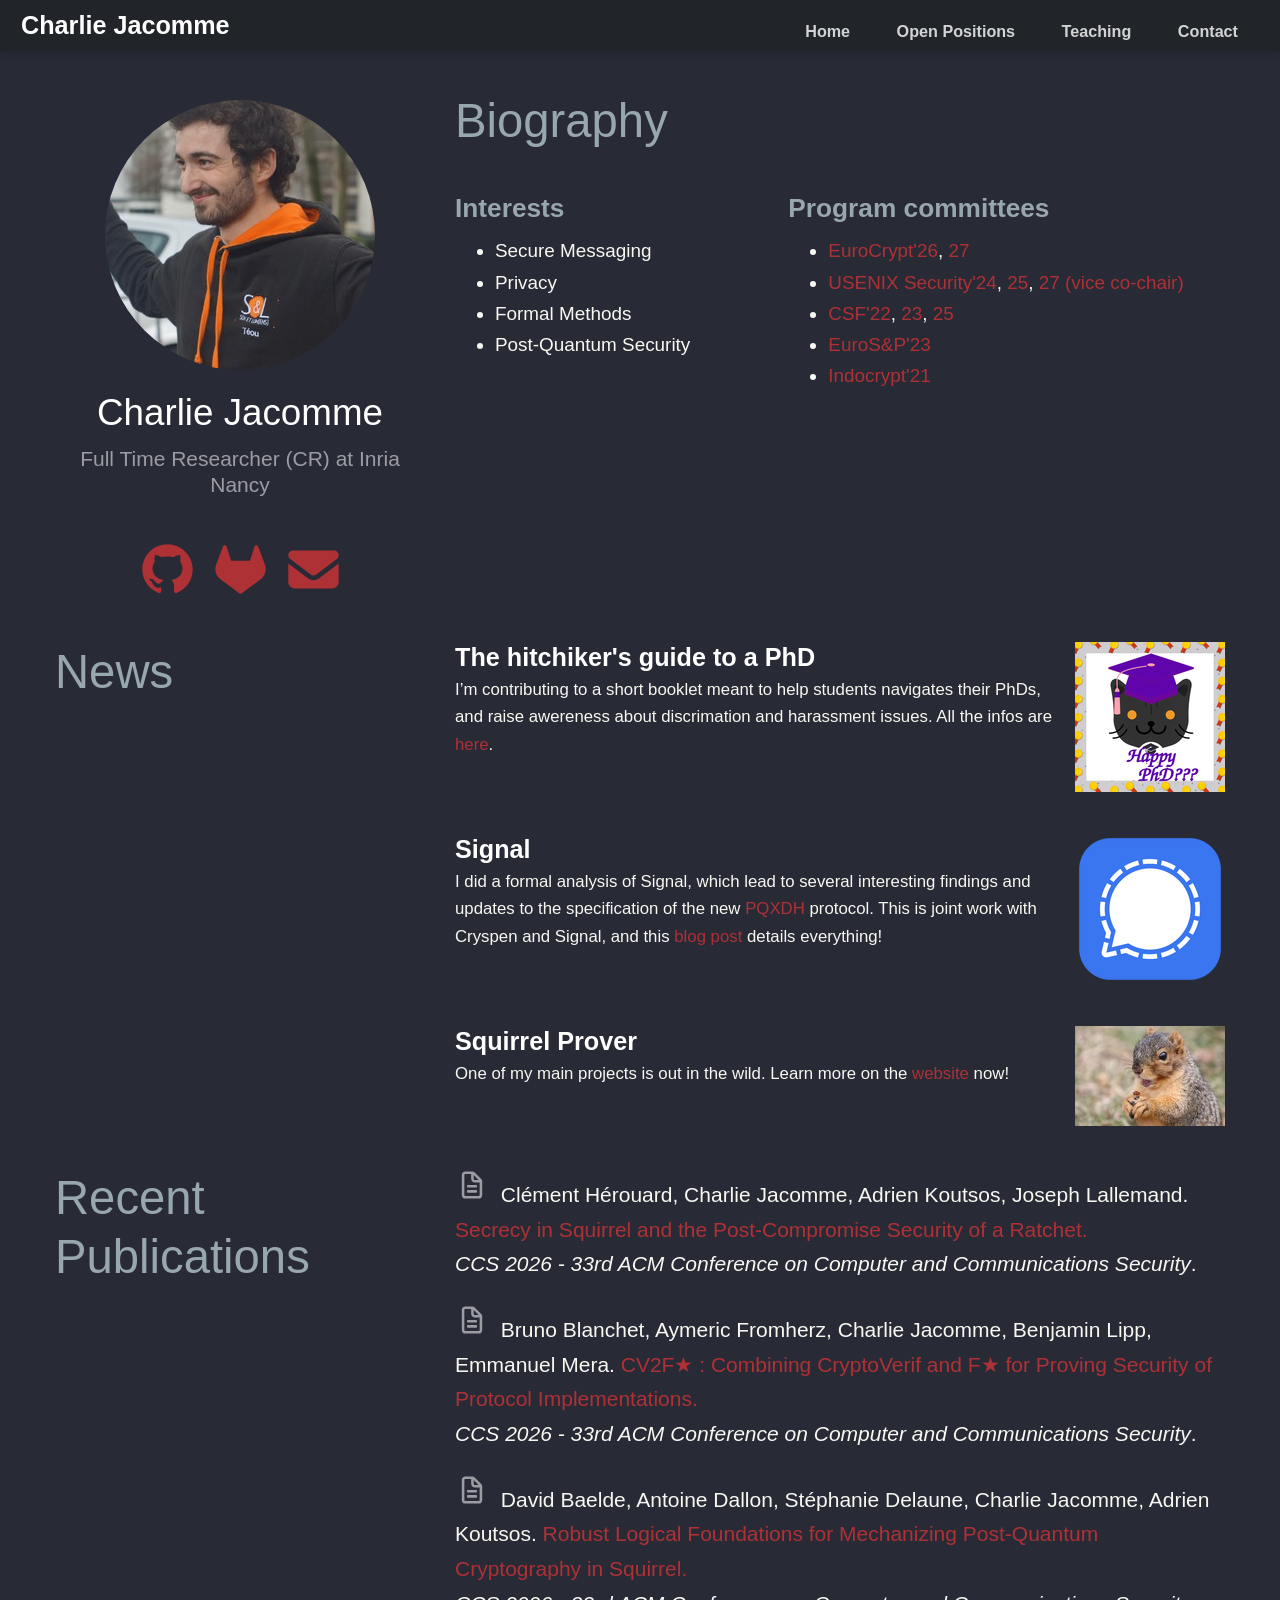
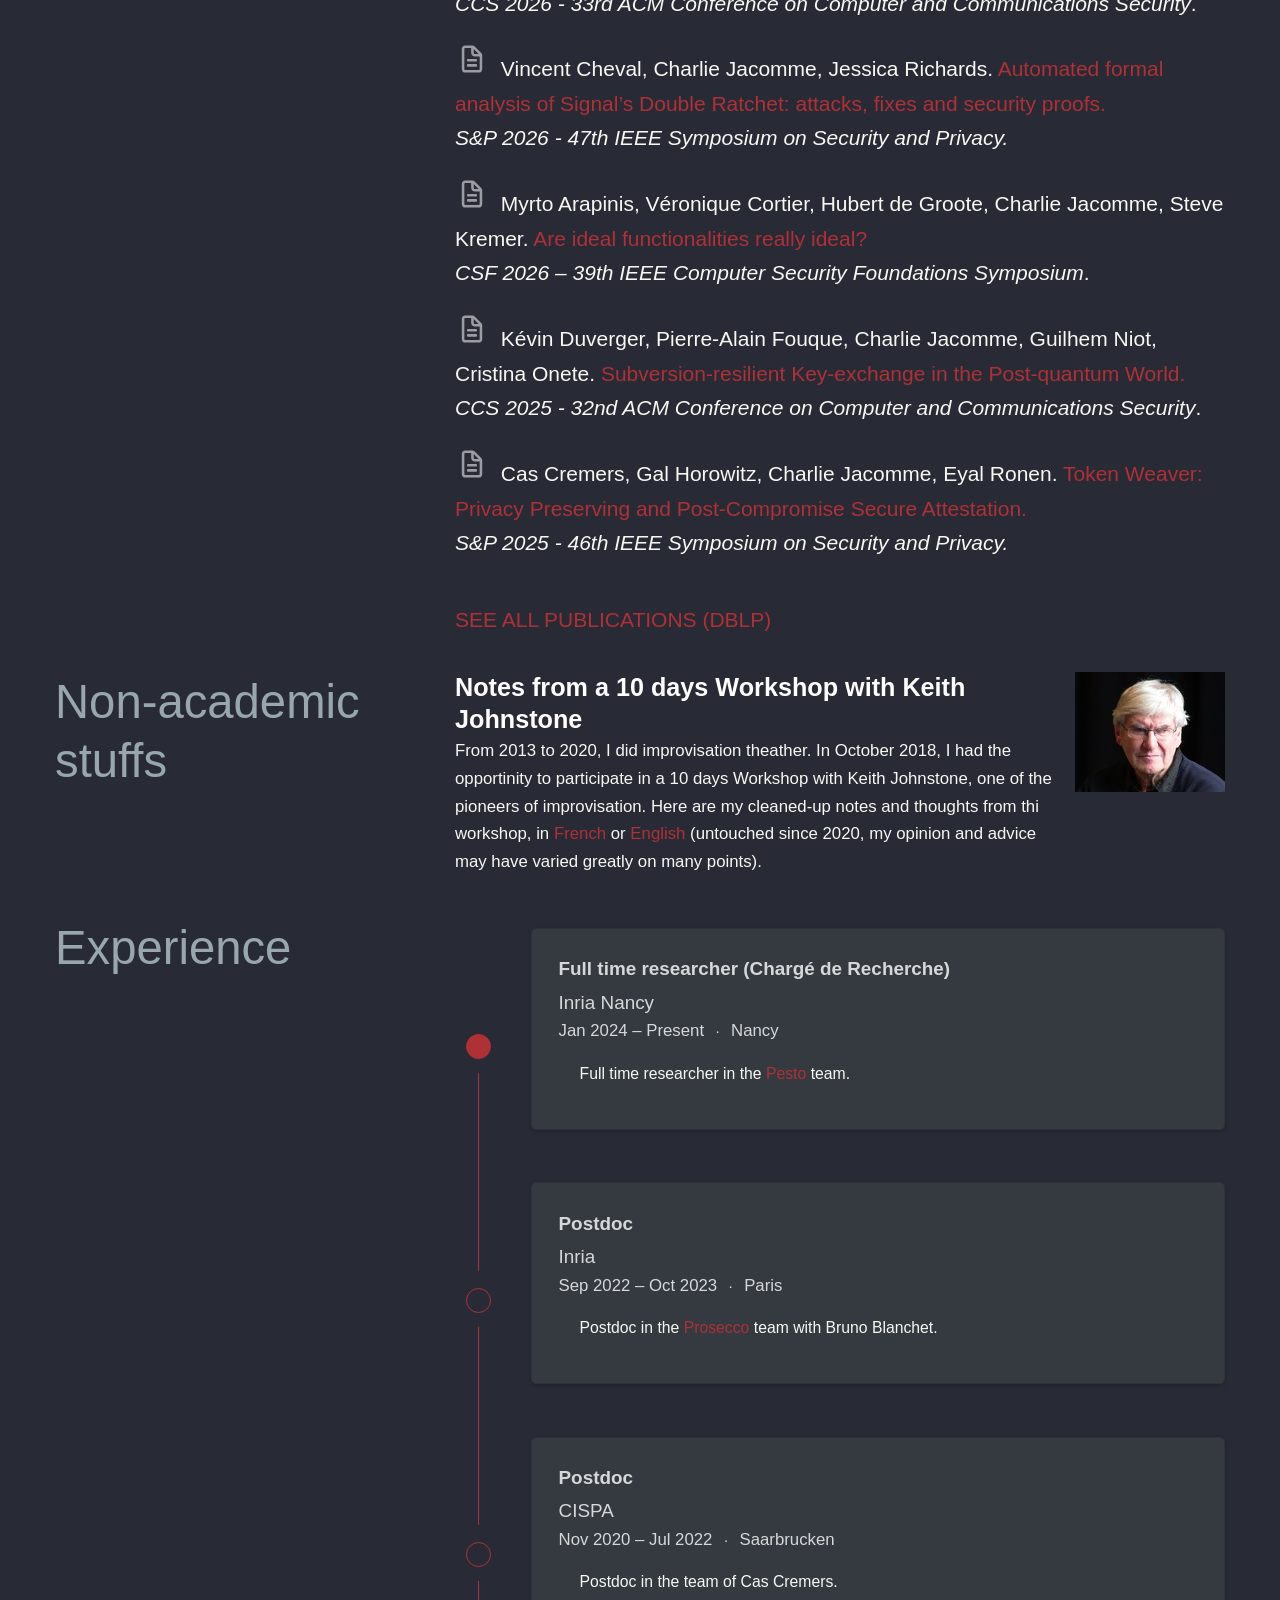
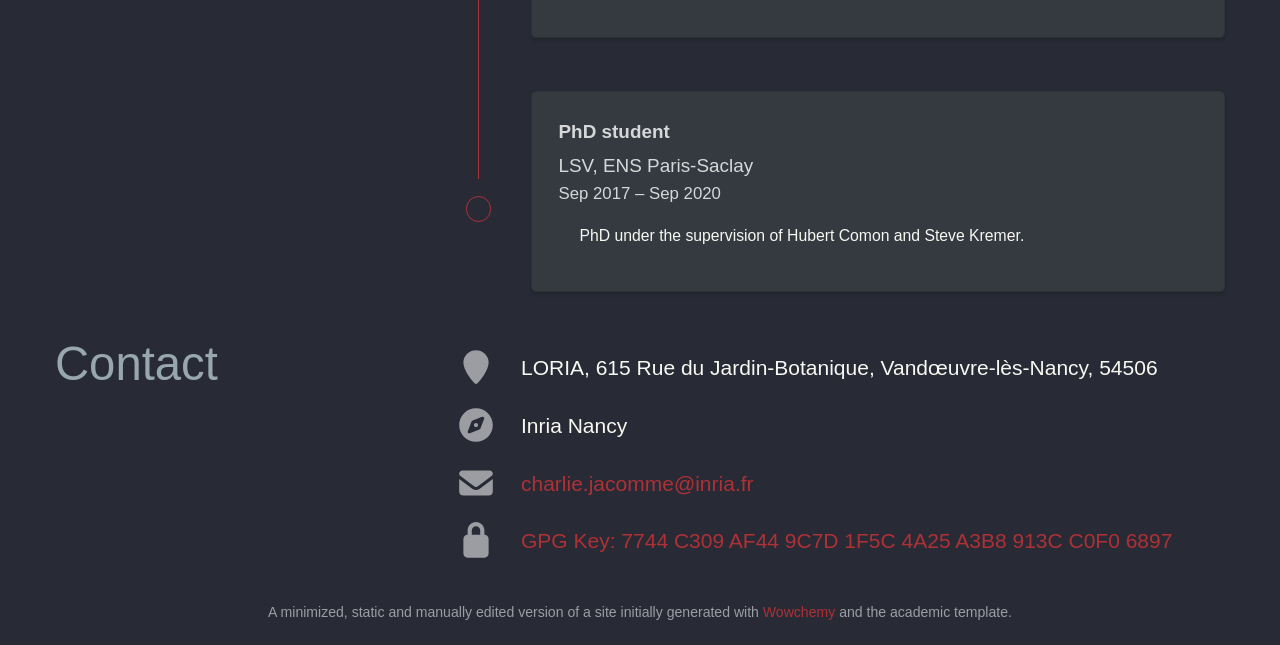
<file: index.html>
<!DOCTYPE html>
<html lang="en-us"><head>
<meta http-equiv="content-type" content="text/html; charset=UTF-8">
<meta charset="utf-8">
<meta name="viewport" content="width=device-width,initial-scale=1">
<meta http-equiv="x-ua-compatible" content="IE=edge">
<meta name="author" content="Charlie Jacomme">
<meta name="description" content="Full Time Researcher (CR) at Inria Nancy">
<link rel="alternate" hreflang="en-us" href="https://charlie.jacomme.fr/">
<meta name="theme-color" content="rgb(174,49,54)">

<link rel="stylesheet" href="min.css">




<link rel="canonical" href="https://charlie.jacomme.fr/">


<title>Charlie Jacomme</title>
<body id="top" data-spy="scroll" data-offset="70" data-target="#navbar-main" class="dark">

<nav class="navbar navbar-expand-lg navbar-light compensate-for-scrollbar" id="navbar-main">


<div class="navbar-brand-mobile-wrapper">
<a class="navbar-brand" href="https://charlie.jacomme.fr/">Charlie Jacomme</a>
</div>

<div class="main-menu-item" id="navbar-content">

<a class="nav-link active" href="index.html#about" data-target="#about">Home</a>

<a class="nav-link" href="positions.html">Open Positions</a>

<a class="nav-link" href="teaching.html">Teaching</a>

<a class="nav-link active" href="index.html#contact" data-target="#contact">Contact</a>


</div>
</nav>

<span class="js-widget-page d-none"></span>
<section id="about" class="home-section wg-about">
<div class="container">
<div class="row">
<div class="col-12 col-lg-4">
<div id="profile">
<img class="avatar avatar-circle" src="pics/avatar.jpg" alt="Charlie Jacomme">
<div class="portrait-title">
<h2>Charlie Jacomme</h2>
<h3>Full Time Researcher (CR) at Inria Nancy</h3>
</div>
<ul class="network-icon" aria-hidden="true">
<li>
  <a href="https://github.com/charlie-j/" target="_blank" rel="noopener">
    <i class="big-icon">
   <svg   viewBox="0 0 640 640" height="3em" aria-hidden="true">
    <!--!Font Awesome Free v7.3.1 by @fontawesome - https://fontawesome.com License - https://fontawesome.com/license/free Copyright 2026 Fonticons, Inc.--><path d="M280.5 426.5C214.5 418.5 168 371 168 309.5C168 284.5 177 257.5 192 239.5C185.5 223 186.5 188 194 173.5C214 171 241 181.5 257 196C276 190 296 187 320.5 187C345 187 365 190 383 195.5C398.5 181.5 426 171 446 173.5C453 187 454 222 447.5 239C463.5 258 472 283.5 472 309.5C472 371 425.5 417.5 358.5 426C375.5 437 387 461 387 488.5L387 540.5C387 555.5 399.5 564 414.5 558C505 523.5 576 433 576 321C576 179.5 461 64 319.5 64C178 64 64 179.5 64 321C64 432 134.5 524 229.5 558.5C243 563.5 256 554.5 256 541L256 501C249 504 240 506 232 506C199 506 179.5 488 165.5 454.5C160 441 154 433 142.5 431.5C136.5 431 134.5 428.5 134.5 425.5C134.5 419.5 144.5 415 154.5 415C169 415 181.5 424 194.5 442.5C204.5 457 215 463.5 227.5 463.5C240 463.5 248 459 259.5 447.5C268 439 274.5 431.5 280.5 426.5z"/></svg>
    </i> 
</a>
</li>
<li>
<a href="https://gitlab.inria.fr/cjacomme" target="_blank" rel="noopener">
 <i class="big-icon">
   <svg   viewBox="0 0 640 640"  height="3em" aria-hidden="true">
   <!--!Font Awesome Free v7.3.1 by @fontawesome - https://fontawesome.com License - https://fontawesome.com/license/free Copyright 2026 Fonticons, Inc.--><path d="M568 268.6L567.3 266.8L497.6 85C496.2 81.4 493.7 78.4 490.4 76.4C488 74.8 485.3 73.9 482.4 73.6C479.5 73.3 476.7 73.7 474 74.7C471.3 75.7 468.9 77.4 466.9 79.5C465 81.6 463.6 84.2 462.8 86.9L415.8 230.9L225.3 230.9L178.2 86.9C177.4 84.1 176 81.6 174.1 79.5C172.1 77.4 169.7 75.8 167 74.7C164.4 73.7 161.5 73.3 158.6 73.6C155.7 73.9 153 74.8 150.6 76.4C147.4 78.4 144.8 81.5 143.4 85L73.8 266.8L73 268.6C63 294.8 61.7 323.6 69.5 350.6C77.2 377.5 93.5 401.3 115.9 418.2L116.2 418.4L116.8 418.8L222.8 498.3C261.3 527.4 289.5 548.6 307.4 562.2C311.1 564.1 315.7 566.5 320.4 566.5C325.1 566.5 329.7 564.1 333.4 562.2C351.3 548.7 379.5 527.3 418 498.3L524.7 418.4L525 418.1C547.4 401.2 563.7 377.5 570.6 350.6C579.2 323.6 578 294.8 568 268.6z"/></svg>
    </i> 
</a>
</li>
<li>
<a href="mailto:charlie.jacomme@inria.fr">
 <i class="big-icon">
   <svg   viewBox="0 0 640 640"  height="3em" aria-hidden="true"><!--!Font Awesome Free v7.3.1 by @fontawesome - https://fontawesome.com License - https://fontawesome.com/license/free Copyright 2026 Fonticons, Inc.--><path id="fa-enveloppe" d="M112 128C85.5 128 64 149.5 64 176C64 191.1 71.1 205.3 83.2 214.4L291.2 370.4C308.3 383.2 331.7 383.2 348.8 370.4L556.8 214.4C568.9 205.3 576 191.1 576 176C576 149.5 554.5 128 528 128L112 128zM64 260L64 448C64 483.3 92.7 512 128 512L512 512C547.3 512 576 483.3 576 448L576 260L377.6 408.8C343.5 434.4 296.5 434.4 262.4 408.8L64 260z"/></svg>
  </i>
</a>
</li>
</ul>
</div>
</div>
<div class="col-12 col-lg-8">
<h1>Biography</h1>
<div class="row">
<div class="col-md-5">
<h3>Interests</h3>
<ul class="ul-interests">
<li>Secure Messaging</li>
<li>Privacy</li>
<li>Formal Methods</li>
<li>Post-Quantum Security</li>
</ul>
</div>
<div class="col-md-7">

<h3>Program committees</h3>
<ul class="ul-interests">
<li> <a href="https://eurocrypt.iacr.org/2026/callforpapers.php">EuroCrypt'26</a>, <a href="https://eurocrypt.iacr.org/2027/callforpapers.php">27</a> </li>
<li> <a href="https://www.usenix.org/conference/usenixsecurity24/call-for-papers">USENIX Security'24</a>, <a href="https://www.usenix.org/conference/usenixsecurity25/call-for-papers">25</a>, <a href="https://www.usenix.org/conference/usenixsecurity27/call-for-papers">27 (vice co-chair)</a> </li>
<li> <a href="https://www.ieee-security.org/TC/CSF2022/cfp.html">CSF'22</a>, <a href="https://www.ieee-security.org/TC/CSF2023/cfp.html">23</a>, <a href="https://www.ieee-security.org/TC/CSF2025/cfp.html">25</a> </li>
<li> <a href="https://www.ieee-security.org/TC/EuroSP2023/">EuroS&amp;P'23</a> </li>
<li> <a href="https://indocrypt2021.lnmiit.ac.in/committees_pc.html">Indocrypt'21</a> </li>
</ul>

</div>

</div>
</div>
<div class="row">
</div>
</div>
</div>

</section>
<section id="projects" class="home-section wg-portfolio">
<div class="container">
<div class="row">
<div class="col-12 col-lg-4 section-heading">
<h1>News</h1>
</div>
<div class="col-12 col-lg-8">
<div class="row js-layout-row">
<div class="col-12 isotope-item">
<div class="media stream-item">
<div class="media-body">
<h3 class="article-title mb-0 mt-0">
<a href="https://not-in-our-labs.github.io/" target="_blank" rel="noopener">The hitchiker's guide to a PhD</a>
</h3>
<div class="article-style">I’m contributing to a short booklet meant to help students navigates their PhDs, and raise awereness about discrimation and harassment issues. All the infos are <a href="https://not-in-our-labs.github.io/">here</a>.
</div>

<div class="stream-meta article-metadata">
</div>
<div class="btn-links">
</div>
</div>
<div class="ml-3">
<a href="https://not-in-our-labs.github.io/" target="_blank" rel="noopener">
<img src="pics/happy-phd.png" alt="The hitchiker's guide to a PhD">
</a>
</div>
</div>
</div>
<div class="col-12 isotope-item">
<div class="media stream-item">
<div class="media-body">
<h3 class="article-title mb-0 mt-0">
<a href="https://cryspen.com/post/pqxdh/" target="_blank" rel="noopener">Signal</a>
</h3>
<div class="article-style">I did a formal analysis of Signal, which lead to several interesting findings and updates to the specification of the new <a href="https://signal.org/blog/pqxdh/">PQXDH</a> protocol. This is joint work with Cryspen and Signal, and this <a href="https://cryspen.com/post/pqxdh/">blog post</a> details everything!
</div>

<div class="stream-meta article-metadata">
</div>
<div class="btn-links">
</div>
</div>
<div class="ml-3">
<a href="https://cryspen.com/post/pqxdh/" target="_blank" rel="noopener">
<img src="pics/signal.png" alt="Signal">
</a>
</div>
</div>
</div>
<div class="col-12 isotope-item">
<div class="media stream-item">
<div class="media-body">
<h3 class="article-title mb-0 mt-0">
<a href="https://squirrel-prover.github.io/" target="_blank" rel="noopener">Squirrel Prover</a>
</h3>
<div class="article-style">One of my main projects is out in the wild. Learn more on the <a href="https://squirrel-prover.github.io/">website</a> now!
</div>

<div class="stream-meta article-metadata">
</div>
<div class="btn-links">
</div>
</div>
<div class="ml-3">
<a href="https://squirrel-prover.github.io/" target="_blank" rel="noopener">
<img src="pics/squirrel.jpg" alt="Squirrel Prover">
</a>
</div>
</div>
</div>
</div>
</div>
</div>
</div>
</section>



<section id="publications" class="home-section wg-pages">
<div class="container">
<div class="row">
<div class="col-12 col-lg-4 section-heading">
<h1>Recent Publications</h1>
</div>
<svg  xmlns="http://www.w3.org/2000/svg" viewBox="0 0 640 640"  width="0" height="0"><!--!Font Awesome Free v7.3.1 by @fontawesome - https://fontawesome.com License - https://fontawesome.com/license/free Copyright 2026 Fonticons, Inc.--><path id="fa-file"
d="M192 112L304 112L304 200C304 239.8 336.2 272 376 272L464 272L464 512C464 520.8 456.8 528 448 528L192 528C183.2 528 176 520.8 176 512L176 128C176 119.2 183.2 112 192 112zM352 131.9L444.1 224L376 224C362.7 224 352 213.3 352 200L352 131.9zM192 64C156.7 64 128 92.7 128 128L128 512C128 547.3 156.7 576 192 576L448 576C483.3 576 512 547.3 512 512L512 250.5C512 233.5 505.3 217.2 493.3 205.2L370.7 82.7C358.7 70.7 342.5 64 325.5 64L192 64zM248 320C234.7 320 224 330.7 224 344C224 357.3 234.7 368 248 368L392 368C405.3 368 416 357.3 416 344C416 330.7 405.3 320 392 320L248 320zM248 416C234.7 416 224 426.7 224 440C224 453.3 234.7 464 248 464L392 464C405.3 464 416 453.3 416 440C416 426.7 405.3 416 392 416L248 416z"/></svg>

<div class="col-12 col-lg-8">



<!-- Article TEMPLATE -->

<!-- <div class="pub-list-item" style="margin-bottom:1rem"> -->
    
<!--   <i class="far pub-icon" aria-hidden="true"><svg   viewBox="0 0 640 640"  height="2em" aria-hidden="true"><use href="#fa-file"></use> </svg></i> -->

<!-- <span class="li-cite-author"> -->
<!-- . -->
<!-- </span> -->
<!-- <a href="">.</a></br> -->
<!-- <em>.</em> -->

<!-- </div> -->



<div class="pub-list-item" style="margin-bottom:1rem">
    
  <i class="far pub-icon" aria-hidden="true"><svg   viewBox="0 0 640 640"  height="2em" aria-hidden="true"><use href="#fa-file"></use> </svg></i>

<span class="li-cite-author">
Clément Hérouard, Charlie Jacomme, Adrien Koutsos, Joseph Lallemand.
</span>
<a href="https://eprint.iacr.org/2026/1912">Secrecy in Squirrel and the Post-Compromise Security of a Ratchet.</a></br>
<em>CCS 2026 - 33rd ACM Conference on Computer and Communications Security</em>.

</div>



<div class="pub-list-item" style="margin-bottom:1rem">
    
  <i class="far pub-icon" aria-hidden="true"><svg   viewBox="0 0 640 640"  height="2em" aria-hidden="true"><use href="#fa-file"></use> </svg></i>

<span class="li-cite-author">
Bruno Blanchet, Aymeric Fromherz, Charlie Jacomme, Benjamin Lipp, Emmanuel Mera.
</span>
<a href="https://hal.science/hal-05741445">CV2F★ : Combining CryptoVerif and F★ for Proving Security of Protocol Implementations.</a></br>
<em>CCS 2026 - 33rd ACM Conference on Computer and Communications Security</em>.

</div>

<div class="pub-list-item" style="margin-bottom:1rem">
    
  <i class="far pub-icon" aria-hidden="true"><svg   viewBox="0 0 640 640"  height="2em" aria-hidden="true"><use href="#fa-file"></use> </svg></i>

<span class="li-cite-author">
David Baelde, Antoine Dallon, Stéphanie Delaune, Charlie Jacomme, Adrien Koutsos.
</span>
<a href="https://inria.hal.science/hal-05595035">Robust Logical Foundations for Mechanizing Post-Quantum Cryptography in Squirrel. </a></br>
<em>CCS 2026 - 33rd ACM Conference on Computer and Communications Security</em>.

</div>

<div class="pub-list-item" style="margin-bottom:1rem">
    
  <i class="far pub-icon" aria-hidden="true"><svg   viewBox="0 0 640 640"  height="2em" aria-hidden="true"><use href="#fa-file"></use> </svg></i>

<span class="li-cite-author">
Vincent Cheval, Charlie Jacomme, Jessica Richards.
</span>
<a href="https://eprint.iacr.org/2026/727">Automated formal analysis of Signal’s Double Ratchet: attacks, fixes and security proofs.</a> </br>
<em>S&P 2026 - 47th IEEE Symposium on
Security and Privacy.</em>

</div>



  
<div class="pub-list-item" style="margin-bottom:1rem">
    
  <i class="far pub-icon" aria-hidden="true"><svg   viewBox="0 0 640 640"  height="2em" aria-hidden="true"><use href="#fa-file"></use> </svg></i>

<span class="li-cite-author">
Myrto Arapinis, Véronique Cortier, Hubert de Groote, Charlie Jacomme, Steve Kremer.
</span>
<a href="https://eprint.iacr.org/2025/2125">Are ideal functionalities really ideal?</a></br>
<em>CSF 2026 – 39th IEEE Computer Security Foundations Symposium</em>.

</div>


<div class="pub-list-item" style="margin-bottom:1rem">
    
  <i class="far pub-icon" aria-hidden="true"><svg   viewBox="0 0 640 640"  height="2em" aria-hidden="true"><use href="#fa-file"></use> </svg></i>

<span class="li-cite-author">
Kévin Duverger, Pierre-Alain Fouque, Charlie Jacomme, Guilhem Niot, Cristina Onete.
</span>
<a href="https://eprint.iacr.org/2026/019"> Subversion-resilient Key-exchange in the Post-quantum World.</a></br>
<em>CCS 2025 - 32nd ACM Conference on Computer and Communications Security</em>.

</div>

<div class="pub-list-item" style="margin-bottom:1rem">
    
  <i class="far pub-icon" aria-hidden="true"><svg   viewBox="0 0 640 640"  height="2em" aria-hidden="true"><use href="#fa-file"></use> </svg></i>

<span class="li-cite-author">
Cas Cremers, Gal Horowitz, Charlie Jacomme, Eyal Ronen.
</span>
<a href="https://eprint.iacr.org/2022/1691">Token Weaver: Privacy Preserving and Post-Compromise Secure Attestation.</a></br>
<em>S&P 2025 - 46th IEEE Symposium on Security and Privacy.</em>

</div>

<div class="see-all">
<a href="https://dblp.org/pid/195/3195.html">
See all publications (dblp)

</a>
</div>
</div>
</div>
</div>
</section>

</br>
<section id="blogposts" class="home-section wg-pages">
<div class="container">
<div class="row">
<div class="col-12 col-lg-4 section-heading">
<h1>Non-academic stuffs</h1>
</div>
<div class="col-12 col-lg-8">
<div class="media stream-item">
<div class="media-body">
<h3 class="article-title mb-0 mt-0">
<a href="">Notes from a 10 days Workshop with Keith Johnstone</a>
</h3>
<div class="article-style">
From 2013 to 2020, I did improvisation theather. In October 2018, I had the opportinity to participate in a 10 days Workshop with Keith Johnstone, one of the pioneers of improvisation. Here are my cleaned-up notes and thoughts from thi workshop, in <a href="keith/keith_vf.pdf">French</a> or <a href="keith/keith.pdf">English</a> (untouched since 2020, my opinion and advice may have varied greatly on many points). 
</div>

</div>
<div class="ml-3">
<img src="pics/keith.jpg" alt="Notes from a 10 days Workshop with Keith Johnstone">
</div>
</div>
</div>
</div>
</div>
</section>

<section id="experience" class="home-section wg-experience">
<div class="container">
<div class="row">
<div class="col-12 col-lg-4 section-heading">
<h1>Experience</h1>
</div>
<div class="col-12 col-lg-8">
<div class="row experience">
<div class="col-auto text-center flex-column d-none d-sm-flex">
<div class="row h-50">
<div class="col">&nbsp;</div>
<div class="col">&nbsp;</div>
</div>
<div class="m-2">
<span class="badge badge-pill border exp-fill">&nbsp;</span>
</div>
<div class="row h-50">
<div class="col border-right">&nbsp;</div>
<div class="col">&nbsp;</div>
</div>
</div>
<div class="col py-2">
<div class="card">
<div class="card-body">
<h4 class="card-title exp-title text-muted mt-0 mb-1">Full time researcher (Chargé de Recherche)</h4>
<h4 class="card-title exp-company text-muted my-0">Inria Nancy</h4>
<div class="text-muted exp-meta">
Jan 2024 –
Present
<span class="middot-divider"></span>
<span>Nancy</span>
</div>
<div class="card-text">Full time researcher in the <a href="https://team.inria.fr/pesto/">Pesto</a> team.</div>
</div>
</div>
</div>
</div>
<div class="row experience">
<div class="col-auto text-center flex-column d-none d-sm-flex">
<div class="row h-50">
<div class="col border-right">&nbsp;</div>
<div class="col">&nbsp;</div>
</div>
<div class="m-2">
<span class="badge badge-pill border">&nbsp;</span>
</div>
<div class="row h-50">
<div class="col border-right">&nbsp;</div>
<div class="col">&nbsp;</div>
</div>
</div>
<div class="col py-2">
<div class="card">
<div class="card-body">
<h4 class="card-title exp-title text-muted mt-0 mb-1">Postdoc</h4>
<h4 class="card-title exp-company text-muted my-0">Inria</h4>
<div class="text-muted exp-meta">
Sep 2022 –
Oct 2023
<span class="middot-divider"></span>
<span>Paris</span>
</div>
<div class="card-text">Postdoc in the <a href="https://team.inria.fr/prosecco/">Prosecco</a> team with Bruno Blanchet.</div>
</div>
</div>
</div>
</div>
<div class="row experience">
<div class="col-auto text-center flex-column d-none d-sm-flex">
<div class="row h-50">
<div class="col border-right">&nbsp;</div>
<div class="col">&nbsp;</div>
</div>
<div class="m-2">
<span class="badge badge-pill border">&nbsp;</span>
</div>
<div class="row h-50">
<div class="col border-right">&nbsp;</div>
<div class="col">&nbsp;</div>
</div>
</div>
<div class="col py-2">
<div class="card">
<div class="card-body">
<h4 class="card-title exp-title text-muted mt-0 mb-1">Postdoc</h4>
<h4 class="card-title exp-company text-muted my-0">CISPA</h4>
<div class="text-muted exp-meta">
Nov 2020 –
Jul 2022
<span class="middot-divider"></span>
<span>Saarbrucken</span>
</div>
<div class="card-text">Postdoc in the team of Cas Cremers.</div>
</div>
</div>
</div>
</div>
<div class="row experience">
<div class="col-auto text-center flex-column d-none d-sm-flex">
<div class="row h-50">
<div class="col border-right">&nbsp;</div>
<div class="col">&nbsp;</div>
</div>
<div class="m-2">
<span class="badge badge-pill border">&nbsp;</span>
</div>
<div class="row h-50">
<div class="col">&nbsp;</div>
<div class="col">&nbsp;</div>
</div>
</div>
<div class="col py-2">
<div class="card">
<div class="card-body">
<h4 class="card-title exp-title text-muted mt-0 mb-1">PhD student</h4>
<h4 class="card-title exp-company text-muted my-0">LSV, ENS Paris-Saclay</h4>
<div class="text-muted exp-meta">
Sep 2017 –
Sep 2020
</div>
<div class="card-text">PhD under the supervision of Hubert Comon and Steve Kremer.</div>
</div>
</div>
</div>
</div>
</div>
</div>
</div>
</section>


<section id="contact" class="home-section wg-contact">
<div class="container">
<div class="row contact-widget">
<div class="col-12 col-lg-4 section-heading">
<h1>Contact</h1>
</div>
<div class="col-12 col-lg-8">
<ul class="fa-ul">
<li>
  <i class="fa-li fas fa-2x" aria-hidden="true">
<svg xmlns="http://www.w3.org/2000/svg" viewBox="0 0 640 640" height="1em"><!--!Font Awesome Free v7.3.1 by @fontawesome - https://fontawesome.com License - https://fontawesome.com/license/free Copyright 2026 Fonticons, Inc.--><path d="M320 64C214 64 128 148.4 128 252.6C128 371.9 248.2 514.9 298.4 569.4C310.2 582.2 329.8 582.2 341.6 569.4C391.8 514.9 512 371.9 512 252.6C512 148.4 426 64 320 64z"/></svg>
  </i>
<span id="person-address">LORIA, 615 Rue du Jardin-Botanique, Vandœuvre-lès-Nancy, 54506</span>
</li>
<li>
  <i class="fa-li fas fa-2x" aria-hidden="true">
<svg xmlns="http://www.w3.org/2000/svg" viewBox="0 0 640 640" height="1em"><!--!Font Awesome Free v7.3.1 by @fontawesome - https://fontawesome.com License - https://fontawesome.com/license/free Copyright 2026 Fonticons, Inc.--><path d="M320 576C461.4 576 576 461.4 576 320C576 178.6 461.4 64 320 64C178.6 64 64 178.6 64 320C64 461.4 178.6 576 320 576zM370.7 389.1L226.4 444.6C207 452.1 187.9 433 195.4 413.6L250.9 269.3C254.2 260.8 260.8 254.2 269.3 250.9L413.6 195.4C433 187.9 452.1 207 444.6 226.4L389.1 370.7C385.9 379.2 379.2 385.8 370.7 389.1zM352 320C352 302.3 337.7 288 320 288C302.3 288 288 302.3 288 320C288 337.7 302.3 352 320 352C337.7 352 352 337.7 352 320z"/></svg>
  </i>
<span>Inria Nancy</span>
</li>
<li>
  <i class="fa-li fas fa-2x" aria-hidden="true">
    <svg xmlns="http://www.w3.org/2000/svg" viewBox="0 0 640 640" height="1em">
<use href="#fa-enveloppe"></use>
      </svg>

  </i>
<a href="mailto:charlie.jacomme@inria.fr"></a><a href="mailto:charlie.jacomme@inria.fr">charlie.jacomme@inria.fr</a>
</li>
<li>
  <i class="fa-li fas fa-2x" aria-hidden="true">
<svg xmlns="http://www.w3.org/2000/svg" viewBox="0 0 640 640" height="1em"><!--!Font Awesome Free v7.3.1 by @fontawesome - https://fontawesome.com License - https://fontawesome.com/license/free Copyright 2026 Fonticons, Inc.--><path d="M256 160L256 224L384 224L384 160C384 124.7 355.3 96 320 96C284.7 96 256 124.7 256 160zM192 224L192 160C192 89.3 249.3 32 320 32C390.7 32 448 89.3 448 160L448 224C483.3 224 512 252.7 512 288L512 512C512 547.3 483.3 576 448 576L192 576C156.7 576 128 547.3 128 512L128 288C128 252.7 156.7 224 192 224z"/></svg>
  </i>
<a href="https://keys.openpgp.org/search?q=7744C309AF449C7D1F5C4A25A3B8913CC0F06897" target="_blank" rel="noopener">GPG Key: 7744 C309 AF44 9C7D 1F5C 4A25 A3B8 913C C0F0 6897</a>
</li>
</ul>
<div class="d-none">
<input id="map-provider" value="2">
<input id="map-lat" value="48.665657173597985">
<input id="map-lng" value="6.157897887242703">
<input id="map-dir" value="LORIA, 615 Rue du Jardin-Botanique, Vandœuvre-lès-Nancy, 54506">
<input id="map-zoom" value="15">
<input id="map-api-key">
</div>

</div>
</div>
</div>
</section>


<div class="container">
<footer class="site-footer">
<p class="powered-by">
</p>
<p class="powered-by">
A minimized, static and manually edited version of a site initially generated with
<a href="https://wowchemy.com/" target="_blank" rel="noopener">Wowchemy</a> and the academic template. 

</p>
</footer>
</div>
<div id="modal" class="modal fade" role="dialog">
<div class="modal-dialog">
<div class="modal-content">
<div class="modal-header">
<h5 class="modal-title">Cite</h5>
<button type="button" class="close" data-dismiss="modal" aria-label="Close">
<span aria-hidden="true">×</span>
</button>
</div>
<div class="modal-body">
<pre><code class="tex hljs"></code></pre>
</div>
<div class="modal-footer">

<div id="modal-error"></div>
</div>
</div>
</div>
</div>
</body></html>
</file>
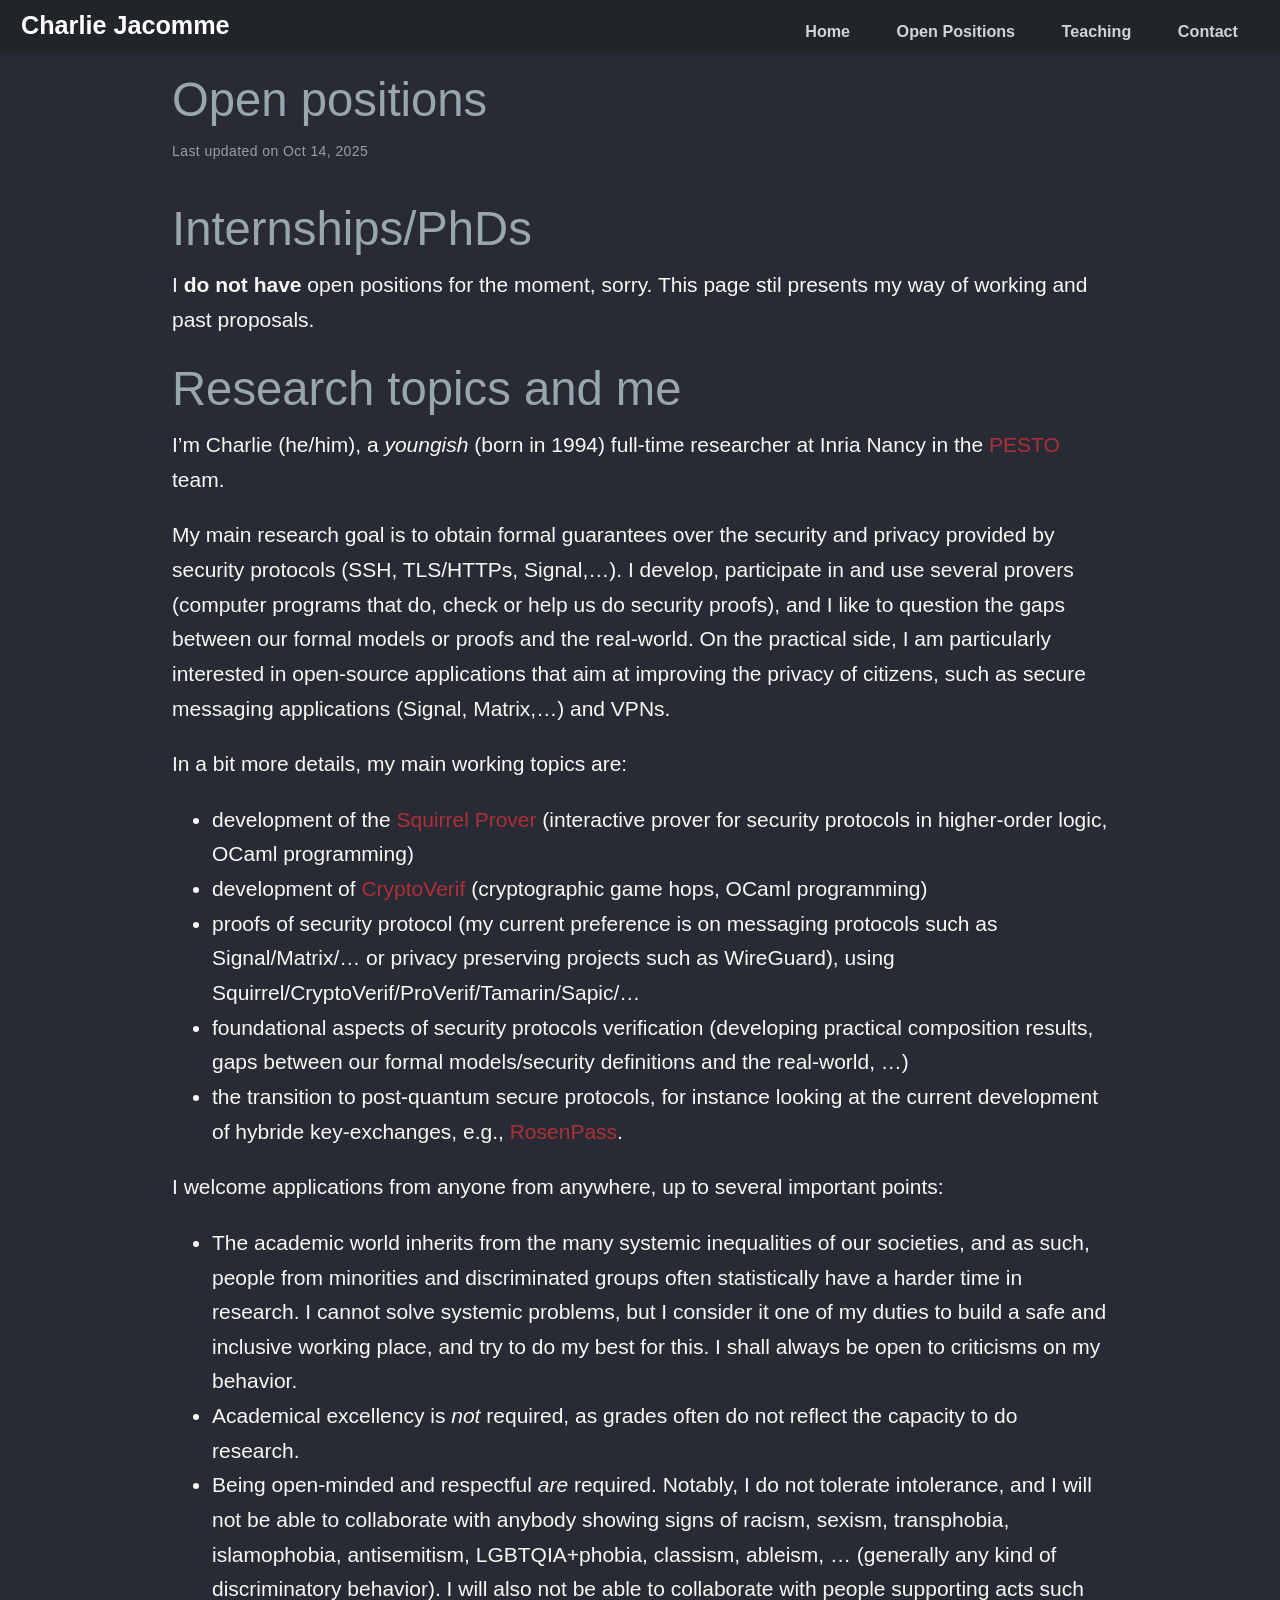
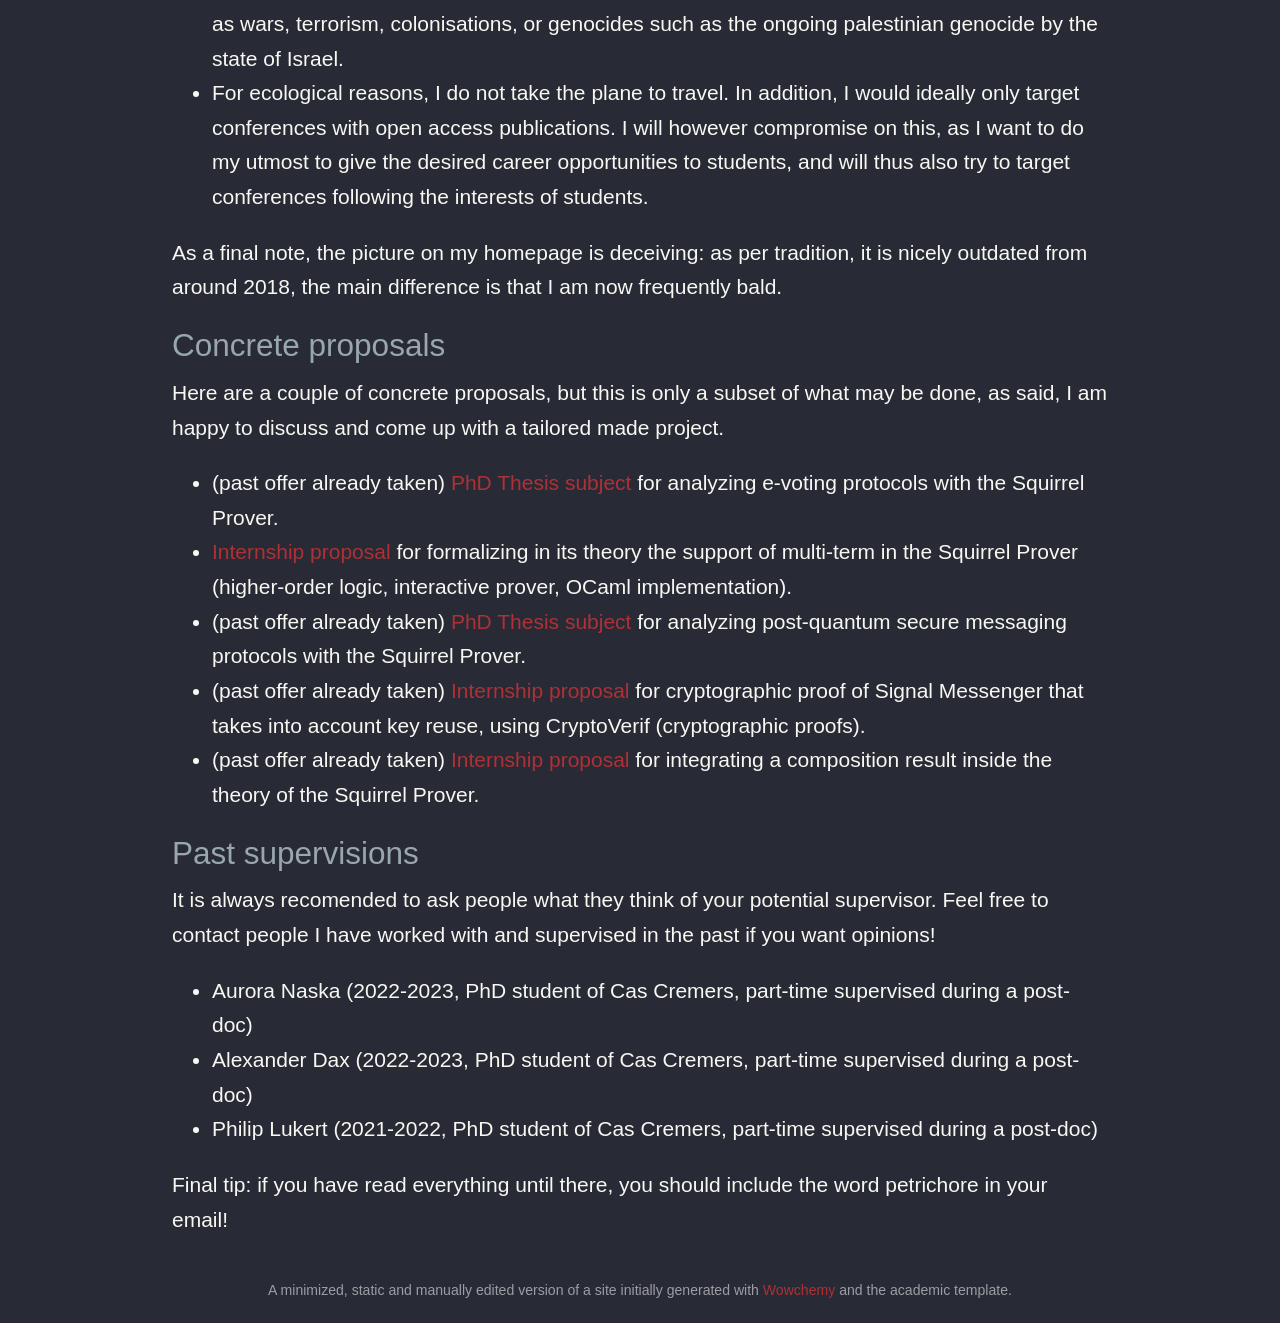
<file: positions.html>
<!DOCTYPE html>
<html lang="en-us"><head>
<meta http-equiv="content-type" content="text/html; charset=UTF-8">
<meta charset="utf-8">
<meta name="viewport" content="width=device-width,initial-scale=1">
<meta http-equiv="x-ua-compatible" content="IE=edge">
<meta name="author" content="Charlie Jacomme">
<meta name="description" content="Full Time Researcher (CR) at Inria Nancy">
<link rel="alternate" hreflang="en-us" href="https://charlie.jacomme.fr/">
<meta name="theme-color" content="rgb(174,49,54)">

<link rel="stylesheet" href="min.css">




<link rel="canonical" href="https://charlie.jacomme.fr/">


<title>Charlie Jacomme</title>
<body id="top" data-spy="scroll" data-offset="70" data-target="#navbar-main" class="dark">

<nav class="navbar navbar-expand-lg navbar-light compensate-for-scrollbar" id="navbar-main">


<div class="navbar-brand-mobile-wrapper">
<a class="navbar-brand" href="https://charlie.jacomme.fr/">Charlie Jacomme</a>
</div>

<div class="main-menu-item" id="navbar-content">

<a class="nav-link active" href="index.html#about" data-target="#about">Home</a>

<a class="nav-link" href="positions.html">Open Positions</a>

<a class="nav-link" href="teaching.html">Teaching</a>

<a class="nav-link active" href="index.html#contact" data-target="#contact">Contact</a>


</div>
</nav>


<div class="container">
<div class="article-container pt-3">
<h1>Open positions</h1>
<div class=article-metadata>
<span class=article-date>
Last updated on
Oct 14, 2025
</span>
</div>
</div>
<div class=article-container>
<div class=article-style>
<h1 id=internshipsphds>Internships/PhDs</h1>
<p>I <b>do not have</b> open positions for the moment, sorry. This page stil presents my way of working and past proposals.</p>
<h1 id=research-topics-and-me>Research topics and me</h1>
<p>I&rsquo;m Charlie (he/him), a <em>youngish</em> (born in 1994) full-time researcher at Inria Nancy in the <a href=https://team.inria.fr/pesto/ target=_blank rel=noopener>PESTO</a> team.</p>
<p>My main research goal is to obtain formal guarantees over the security and privacy provided by security protocols (SSH, TLS/HTTPs, Signal,&mldr;). I develop, participate in and use several provers (computer programs that do, check or help us do security proofs), and I like to question the gaps between our formal models or proofs and the real-world. On the practical side, I am particularly interested in open-source applications that aim at improving the privacy of citizens, such as secure messaging applications (Signal, Matrix,&mldr;) and VPNs.</p>
<p>In a bit more details, my main working topics are:</p>
<ul>
<li>development of the <a href=https://squirrel-prover.github.io/ target=_blank rel=noopener>Squirrel Prover</a> (interactive prover for security protocols in higher-order logic, OCaml programming)</li>
<li>development of <a href=https://bblanche.gitlabpages.inria.fr/CryptoVerif/ target=_blank rel=noopener>CryptoVerif</a> (cryptographic game hops, OCaml programming)</li>
<li>proofs of security protocol (my current preference is on messaging protocols such as Signal/Matrix/&mldr; or privacy preserving projects such as WireGuard), using Squirrel/CryptoVerif/ProVerif/Tamarin/Sapic/&mldr;</li>
<li>foundational aspects of security protocols verification (developing practical composition results, gaps between our formal models/security definitions and the real-world, &mldr;)</li>
<li>the transition to post-quantum secure protocols, for instance looking at the current development of hybride key-exchanges, e.g., <a href=https://rosenpass.eu/ target=_blank rel=noopener>RosenPass</a>.</li>
</ul>
<p>I welcome applications from anyone from anywhere, up to several important points:</p>
<ul>
<li>The academic world inherits from the many systemic inequalities of our societies, and as such, people from minorities and discriminated groups often statistically have a harder time in research. I cannot solve systemic problems, but I consider it one of my duties to build a safe and inclusive working place, and try to do my best for this. I shall always be open to criticisms on my behavior.</li>
<li>Academical excellency is <em>not</em> required, as grades often do not reflect the capacity to do research.</li>
<li>Being open-minded and respectful <em>are</em> required. Notably, I do not tolerate intolerance, and I will not be able to collaborate with anybody showing signs of racism, sexism, transphobia, islamophobia, antisemitism, LGBTQIA+phobia, classism, ableism, &mldr; (generally any kind of discriminatory behavior). I will also not be able to collaborate with people supporting acts such as wars, terrorism, colonisations, or genocides such as the ongoing palestinian genocide by the state of Israel.</li>
<li>For ecological reasons, I do not take the plane to travel. In addition, I would ideally only target conferences with open access publications. I will however compromise on this, as I want to do my utmost to give the desired career opportunities to students, and will thus also try to target conferences following the interests of students.</li>
</ul>
<p>As a final note, the picture on my homepage is deceiving: as per tradition, it is nicely outdated from around 2018, the main difference is that I am now frequently bald.</p>
<h2 id=concrete-proposals>Concrete proposals</h2>
<p>Here are a couple of concrete proposals, but this is only a subset of what may be done, as said, I am happy to discuss and come up with a tailored made project.</p>
<ul>
<li>(past offer already taken) <a href=../proposals/thesis-e-voting.pdf>PhD Thesis subject</a> for analyzing e-voting protocols with the Squirrel Prover.</li>
<li><a href=../proposals/multi-system-squirrel.pdf>Internship proposal</a> for formalizing in its theory the support of multi-term in the Squirrel Prover (higher-order logic, interactive prover, OCaml implementation).</li>
<li>(past offer already taken) <a href=../proposals/thesis-secure-messaging.pdf>PhD Thesis subject</a> for analyzing post-quantum secure messaging protocols with the Squirrel Prover.</li>
<li>(past offer already taken) <a href=../proposals/signal-shared-key-cryptoverif.pdf>Internship proposal</a> for cryptographic proof of Signal Messenger that takes into account key reuse, using CryptoVerif (cryptographic proofs).</li>
<li>(past offer already taken) <a href=../proposals/compo-squirrel.pdf>Internship proposal</a> for integrating a composition result inside the theory of the Squirrel Prover.</li>
</ul>
<h2 id=past-supervisions>Past supervisions</h2>
<p>It is always recomended to ask people what they think of your potential supervisor. Feel free to contact people I have worked with and supervised in the past if you want opinions!</p>
<ul>
<li>Aurora Naska (2022-2023, PhD student of Cas Cremers, part-time supervised during a post-doc)</li>
<li>Alexander Dax (2022-2023, PhD student of Cas Cremers, part-time supervised during a post-doc)</li>
<li>Philip Lukert (2021-2022, PhD student of Cas Cremers, part-time supervised during a post-doc)</li>
</ul>
<p>Final tip: if you have read everything until there, you should include the word petrichore in your email!</p>
</div>
</div>
</div>


<div class="container">
<footer class="site-footer">
<p class="powered-by">
</p>
<p class="powered-by">
A minimized, static and manually edited version of a site initially generated with
<a href="https://wowchemy.com/" target="_blank" rel="noopener">Wowchemy</a> and the academic template. 

</p>
</footer>
</div>
<div id="modal" class="modal fade" role="dialog">
<div class="modal-dialog">
<div class="modal-content">
<div class="modal-header">
<h5 class="modal-title">Cite</h5>
<button type="button" class="close" data-dismiss="modal" aria-label="Close">
<span aria-hidden="true">×</span>
</button>
</div>
<div class="modal-body">
<pre><code class="tex hljs"></code></pre>
</div>
<div class="modal-footer">

<div id="modal-error"></div>
</div>
</div>
</div>
</div>
</body></html>
</file>
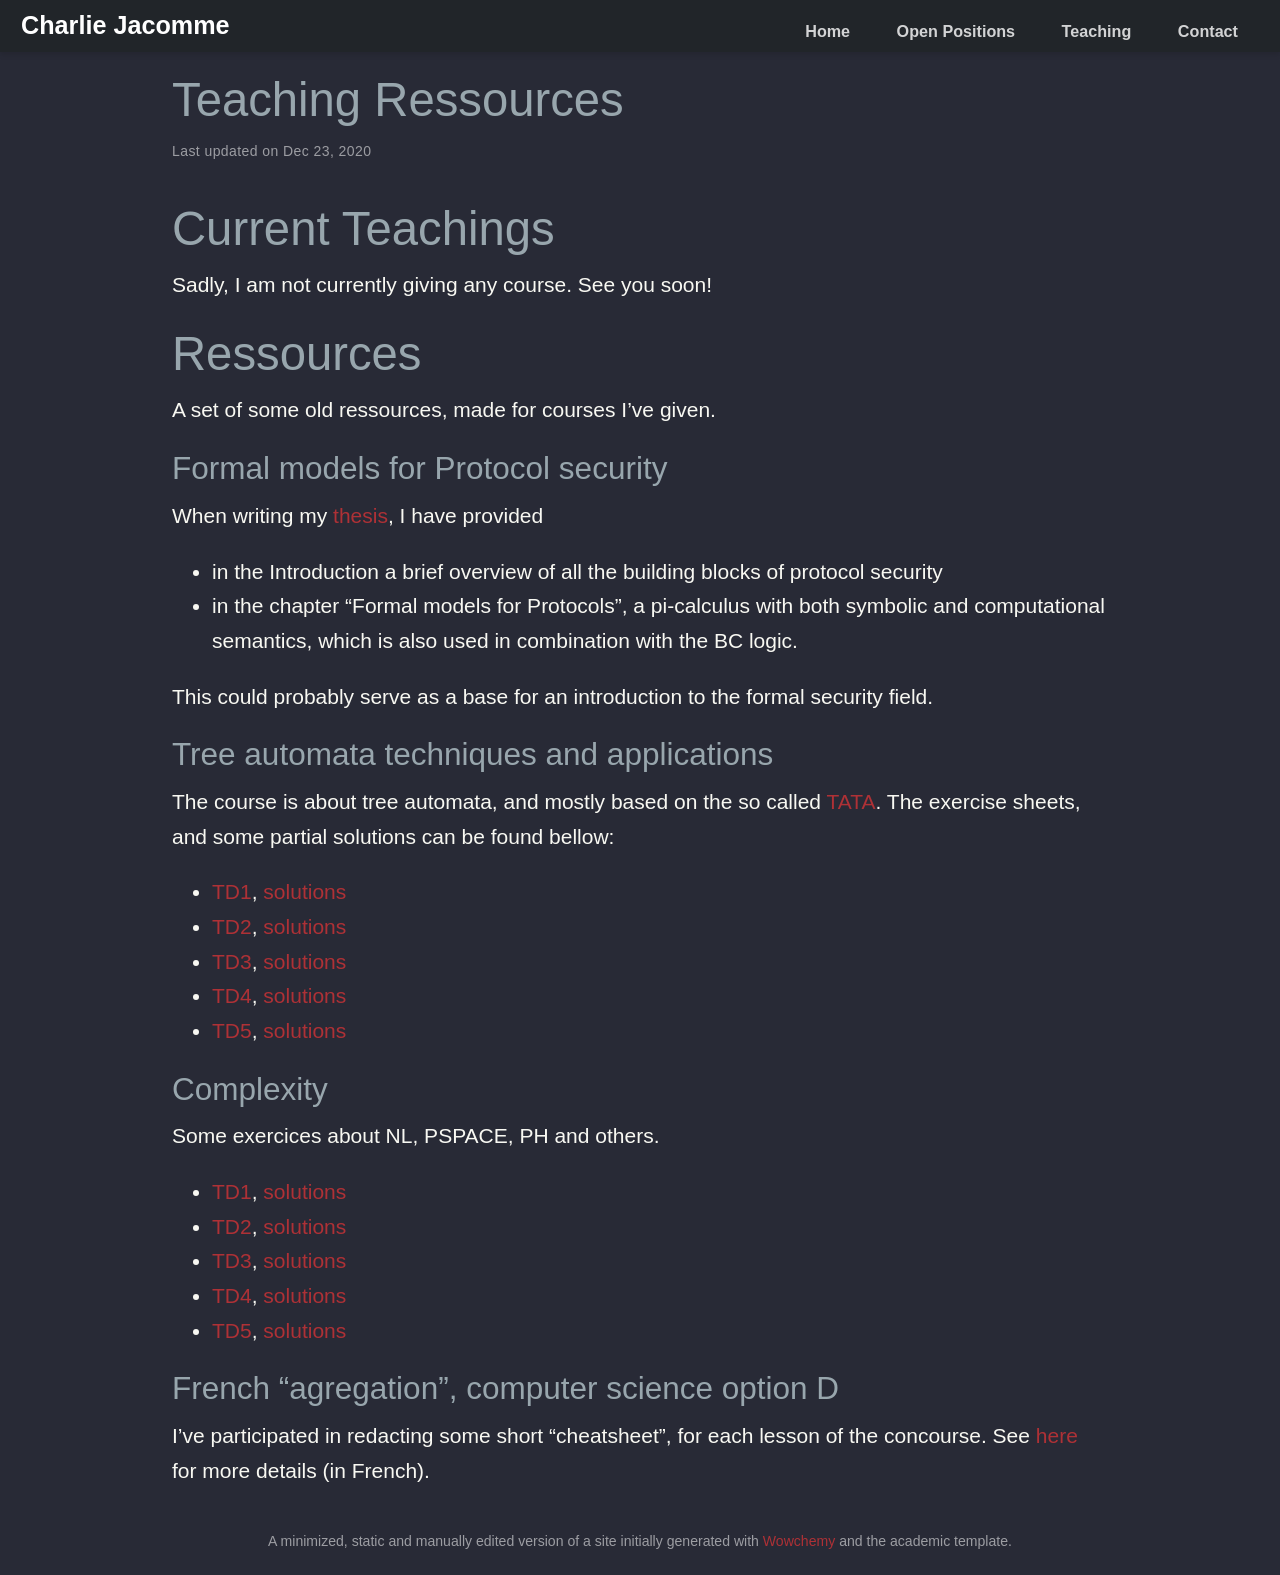
<file: teaching.html>
<!DOCTYPE html>
<html lang="en-us"><head>
<meta http-equiv="content-type" content="text/html; charset=UTF-8">
<meta charset="utf-8">
<meta name="viewport" content="width=device-width,initial-scale=1">
<meta http-equiv="x-ua-compatible" content="IE=edge">
<meta name="author" content="Charlie Jacomme">
<meta name="description" content="Full Time Researcher (CR) at Inria Nancy">
<link rel="alternate" hreflang="en-us" href="https://charlie.jacomme.fr/">
<meta name="theme-color" content="rgb(174,49,54)">

<link rel="stylesheet" href="min.css">




<link rel="canonical" href="https://charlie.jacomme.fr/">


<title>Charlie Jacomme</title>
<body id="top" data-spy="scroll" data-offset="70" data-target="#navbar-main" class="dark">

<nav class="navbar navbar-expand-lg navbar-light compensate-for-scrollbar" id="navbar-main">


<div class="navbar-brand-mobile-wrapper">
<a class="navbar-brand" href="https://charlie.jacomme.fr/">Charlie Jacomme</a>
</div>

<div class="main-menu-item" id="navbar-content">

<a class="nav-link active" href="index.html#about" data-target="#about">Home</a>

<a class="nav-link" href="positions.html">Open Positions</a>

<a class="nav-link" href="teaching.html">Teaching</a>

<a class="nav-link active" href="index.html#contact" data-target="#contact">Contact</a>


</div>
</nav>

<div class="container">
<div class="article-container pt-3">
<h1>Teaching Ressources</h1>
<div class=article-metadata>
<span class=article-date>
Last updated on
Dec 23, 2020
</span>
</div>
</div>
<div class=article-container>
<div class=article-style>
<h1 id=current-teachings>Current Teachings</h1>
<p>Sadly, I am not currently giving any course. See you soon!</p>
<h1 id=ressources>Ressources</h1>
<p>A set of some old ressources, made for courses I&rsquo;ve given.</p>
<h2 id=formal-models-for-protocol-security>Formal models for Protocol security</h2>
<p>When writing my <a href=../../publication/thesis/thesis.pdf>thesis</a>, I have provided</p>
<ul>
<li>in the Introduction a brief overview of all the building blocks of protocol security</li>
<li>in the chapter &ldquo;Formal models for Protocols&rdquo;, a pi-calculus with both symbolic and computational semantics, which is also used in combination with the BC logic.</li>
</ul>
<p>This could probably serve as a base for an introduction to the formal security field.</p>
<h2 id=tree-automata-techniques-and-applications>Tree automata techniques and applications</h2>
<p>The course is about tree automata, and mostly based on the so called <a href=http://tata.gforge.inria.fr/ target=_blank rel=noopener>TATA</a>. The exercise sheets, and some partial solutions can be found bellow:</p>
<ul>
<li><a href=tata/td1.pdf>TD1</a>, <a href=tata/td1_sol.pdf>solutions</a></li>
<li><a href=tata/td2.pdf>TD2</a>, <a href=tata/td2_sol.pdf>solutions</a></li>
<li><a href=tata/td3.pdf>TD3</a>, <a href=tata/td3_sol.pdf>solutions</a></li>
<li><a href=tata/td4.pdf>TD4</a>, <a href=tata/td4_sol.pdf>solutions</a></li>
<li><a href=tata/td5.pdf>TD5</a>, <a href=tata/td5_sol.pdf>solutions</a></li>
</ul>
<h2 id=complexity>Complexity</h2>
<p>Some exercices about NL, PSPACE, PH and others.</p>
<ul>
<li><a href=CA/td1.pdf>TD1</a>, <a href=CA/td1_sol.pdf>solutions</a></li>
<li><a href=CA/td2.pdf>TD2</a>, <a href=CA/td2_sol.pdf>solutions</a></li>
<li><a href=CA/td3.pdf>TD3</a>, <a href=CA/td3_sol.pdf>solutions</a></li>
<li><a href=CA/td4.pdf>TD4</a>, <a href=CA/td4_sol.pdf>solutions</a></li>
<li><a href=CA/td5.pdf>TD5</a>, <a href=CA/td5_sol.pdf>solutions</a></li>
</ul>
<h2 id=french-agregation-computer-science-option-d>French &ldquo;agregation&rdquo;, computer science option D</h2>
<p>I&rsquo;ve participated in redacting some short &ldquo;cheatsheet&rdquo;, for each lesson of the concourse. See <a href=https://charlie-j.github.io/agreg-fiches/ target=_blank rel=noopener>here</a> for more details (in French).</p>
</div>
</div>
</div>

<div class="container">
<footer class="site-footer">
<p class="powered-by">
</p>
<p class="powered-by">
A minimized, static and manually edited version of a site initially generated with
<a href="https://wowchemy.com/" target="_blank" rel="noopener">Wowchemy</a> and the academic template. 

</p>
</footer>
</div>
<div id="modal" class="modal fade" role="dialog">
<div class="modal-dialog">
<div class="modal-content">
<div class="modal-header">
<h5 class="modal-title">Cite</h5>
<button type="button" class="close" data-dismiss="modal" aria-label="Close">
<span aria-hidden="true">×</span>
</button>
</div>
<div class="modal-body">
<pre><code class="tex hljs"></code></pre>
</div>
<div class="modal-footer">

<div id="modal-error"></div>
</div>
</div>
</div>
</div>
</body></html>
</file>
<file: min.css>
/*!
 * Font Awesome Free 5.14.0 by @fontawesome - https://fontawesome.com
 * License - https://fontawesome.com/license/free (Icons: CC BY 4.0, Fonts: SIL OFL 1.1, Code: MIT License)
 */

.fa,.fab,.far,.fas{-moz-osx-font-smoothing:grayscale;-webkit-font-smoothing:antialiased;display:inline-block;font-style:normal;font-variant:normal;text-rendering:auto;line-height:1}
.fa-2x{font-size:2em}
.fa-ul{list-style-type:none;margin-left:2.5em;padding-left:0}
.fa-ul>li{position:relative}
.fa-li{left:-2em;position:absolute;text-align:center;width:2em;line-height:inherit; fill:rgba(255,255,255,.54);}
@-webkit-keyframes fa-spin{0%{-webkit-transform:rotate(0);transform:rotate(0)}to{-webkit-transform:rotate(1turn);transform:rotate(1turn)}}
@keyframes fa-spin{0%{-webkit-transform:rotate(0);transform:rotate(0)}to{-webkit-transform:rotate(1turn);transform:rotate(1turn)}}
.fa-angle-right:before{content:""}
.fa-chevron-up:before{content:""}
.fa-compass:before{content:""}
.fa-copy:before{content:""}
.fa-download:before{content:""}
.fa-envelope:before{content:""}
.fa-file-alt:before{content:""}
.fa-github:before{content:""}
.fa-gitlab:before{content:""}
.fa-graduation-cap:before{content:""}
.fa-lock:before{content:""}
.fa-map-marker:before{content:""}
/* @font-face{font-family:"Font Awesome 5 Brands";font-style:normal;font-weight:400;font-display:block;src:url(https://cdnjs.cloudflare.com/ajax/libs/font-awesome/5.14.0/webfonts/fa-brands-400.eot);src:url(https://cdnjs.cloudflare.com/ajax/libs/font-awesome/5.14.0/webfonts/fa-brands-400.eot?#iefix) format("embedded-opentype"),url(https://cdnjs.cloudflare.com/ajax/libs/font-awesome/5.14.0/webfonts/fa-brands-400.woff2) format("woff2"),url(https://cdnjs.cloudflare.com/ajax/libs/font-awesome/5.14.0/webfonts/fa-brands-400.woff) format("woff"),url(https://cdnjs.cloudflare.com/ajax/libs/font-awesome/5.14.0/webfonts/fa-brands-400.ttf) format("truetype"),url(https://cdnjs.cloudflare.com/ajax/libs/font-awesome/5.14.0/webfonts/fa-brands-400.svg#fontawesome) format("svg")} */
/* .fab{font-family:"Font Awesome 5 Brands"} */
/* @font-face{font-family:"Font Awesome 5 Free";font-style:normal;font-weight:400;font-display:block;src:url(https://cdnjs.cloudflare.com/ajax/libs/font-awesome/5.14.0/webfonts/fa-regular-400.eot);src:url(https://cdnjs.cloudflare.com/ajax/libs/font-awesome/5.14.0/webfonts/fa-regular-400.eot?#iefix) format("embedded-opentype"),url(https://cdnjs.cloudflare.com/ajax/libs/font-awesome/5.14.0/webfonts/fa-regular-400.woff2) format("woff2"),url(https://cdnjs.cloudflare.com/ajax/libs/font-awesome/5.14.0/webfonts/fa-regular-400.woff) format("woff"),url(https://cdnjs.cloudflare.com/ajax/libs/font-awesome/5.14.0/webfonts/fa-regular-400.ttf) format("truetype"),url(https://cdnjs.cloudflare.com/ajax/libs/font-awesome/5.14.0/webfonts/fa-regular-400.svg#fontawesome) format("svg")} */
.fab,.far{font-weight:400}
/* @font-face{font-family:"Font Awesome 5 Free";font-style:normal;font-weight:900;font-display:block;src:url(https://cdnjs.cloudflare.com/ajax/libs/font-awesome/5.14.0/webfonts/fa-solid-900.eot);src:url(https://cdnjs.cloudflare.com/ajax/libs/font-awesome/5.14.0/webfonts/fa-solid-900.eot?#iefix) format("embedded-opentype"),url(https://cdnjs.cloudflare.com/ajax/libs/font-awesome/5.14.0/webfonts/fa-solid-900.woff2) format("woff2"),url(https://cdnjs.cloudflare.com/ajax/libs/font-awesome/5.14.0/webfonts/fa-solid-900.woff) format("woff"),url(https://cdnjs.cloudflare.com/ajax/libs/font-awesome/5.14.0/webfonts/fa-solid-900.ttf) format("truetype"),url(https://cdnjs.cloudflare.com/ajax/libs/font-awesome/5.14.0/webfonts/fa-solid-900.svg#fontawesome) format("svg")} */
.fa,.far,.fas{font-family:"Font Awesome 5 Free"}
.fa,.fas{font-weight:900}
@keyframes a{to{transform:rotate(1turn)}}
.hljs{display:block;overflow-x:auto;padding:.5em;color:#333;background:#f8f8f8}
.hljs{display:block;overflow-x:auto;padding:.5em;background:#282a36}
.hljs{color:#f8f8f2}
/* @font-face{font-family:Montserrat;font-style:normal;font-weight:400;font-display:swap;src:url(https://fonts.gstatic.com/s/montserrat/v31/JTUHjIg1_i6t8kCHKm4532VJOt5-QNFgpCtr6Hw5aX8.ttf) format("truetype")} */
/* @font-face{font-family:Montserrat;font-style:normal;font-weight:700;font-display:swap;src:url(https://fonts.gstatic.com/s/montserrat/v31/JTUHjIg1_i6t8kCHKm4532VJOt5-QNFgpCuM73w5aX8.ttf) format("truetype")} */
/* @font-face{font-family:Roboto;font-style:italic;font-weight:400;font-stretch:normal;font-display:swap;src:url(https://fonts.gstatic.com/s/roboto/v51/KFOKCnqEu92Fr1Mu53ZEC9_Vu3r1gIhOszmOClHrs6ljXfMMLoHQuAj-lg.ttf) format("truetype")} */
/* @font-face{font-family:Roboto;font-style:normal;font-weight:400;font-stretch:normal;font-display:swap;src:url(https://fonts.gstatic.com/s/roboto/v51/KFOMCnqEu92Fr1ME7kSn66aGLdTylUAMQXC89YmC2DPNWubEbVmUiA8.ttf) format("truetype")} */
/* @font-face{font-family:Roboto;font-style:normal;font-weight:700;font-stretch:normal;font-display:swap;src:url(https://fonts.gstatic.com/s/roboto/v51/KFOMCnqEu92Fr1ME7kSn66aGLdTylUAMQXC89YmC2DPNWuYjalmUiA8.ttf) format("truetype")} */
/* @font-face{font-family:"Roboto Mono";font-style:normal;font-weight:400;font-display:swap;src:url(https://fonts.gstatic.com/s/robotomono/v31/L0xuDF4xlVMF-BfR8bXMIhJHg45mwgGEFl0_3vq_ROW9.ttf) format("truetype")} */
/*!* Wowchemy v4.8.0 (https://wowchemy.com/)*/
/*!* Bootstrap v4.4.1 (https://getbootstrap.com/)
* Copyright 2011-2019 The Bootstrap Authors
* Copyright 2011-2019 Twitter, Inc.
* Licensed under MIT (https://github.com/twbs/bootstrap/blob/master/LICENSE)*/
:root{--blue:#007bff;--indigo:#6610f2;--purple:#6f42c1;--pink:#e83e8c;--red:#dc3545;--orange:#fd7e14;--yellow:#ffc107;--green:#28a745;--teal:#20c997;--cyan:#17a2b8;--white:#fff;--gray:#6c757d;--gray-dark:#343a40;--primary:#ae3136;--secondary:#6c757d;--success:#28a745;--info:#17a2b8;--warning:#ffc107;--danger:#dc3545;--light:#f8f9fa;--dark:#343a40;--breakpoint-xs:0;--breakpoint-sm:576px;--breakpoint-md:768px;--breakpoint-lg:992px;--breakpoint-xl:1200px;--font-family-sans-serif:-apple-system,BlinkMacSystemFont,"Segoe UI",Roboto,"Helvetica Neue",Arial,"Noto Sans",sans-serif,"Apple Color Emoji","Segoe UI Emoji","Segoe UI Symbol","Noto Color Emoji";--font-family-monospace:SFMono-Regular,Menlo,Monaco,Consolas,"Liberation Mono","Courier New",monospace}
*,::after,::before{box-sizing:border-box}
html{font-family:sans-serif;line-height:1.15;-webkit-text-size-adjust:100%;-webkit-tap-highlight-color:transparent}
body{margin:0;font-family:-apple-system,BlinkMacSystemFont,segoe ui,Roboto,helvetica neue,Arial,noto sans,sans-serif,apple color emoji,segoe ui emoji,segoe ui symbol,noto color emoji;font-size:1rem;font-weight:400;line-height:1.5;color:#212529;text-align:left;background-color:#fff}
[tabindex="-1"]:focus:not(:focus-visible){outline:0!important}
h1,h2,h3,h4,h5,h6{margin-top:0;margin-bottom:.5rem}
p{margin-top:0;margin-bottom:1rem}
ul{margin-top:0;margin-bottom:1rem}
ul ul{margin-bottom:0}
a{color:#ae3136;text-decoration:none;background-color:transparent}
a:hover{color:#722023;text-decoration:underline}
a:not([href]){color:inherit;text-decoration:none}
a:not([href]):hover{color:inherit;text-decoration:none}
code,pre{font-family:SFMono-Regular,Menlo,Monaco,Consolas,liberation mono,courier new,monospace;font-size:1em}
pre{margin-top:0;margin-bottom:1rem;overflow:auto}
img{vertical-align:middle;border-style:none}
[type=button],[type=reset],[type=submit],button{-webkit-appearance:button}
[type=button]:not(:disabled),[type=reset]:not(:disabled),[type=submit]:not(:disabled),button:not(:disabled){cursor:pointer}
[type=button]::-moz-focus-inner,[type=reset]::-moz-focus-inner,[type=submit]::-moz-focus-inner,button::-moz-focus-inner{padding:0;border-style:none}
[type=number]::-webkit-inner-spin-button,[type=number]::-webkit-outer-spin-button{height:auto}
[type=search]{outline-offset:-2px;-webkit-appearance:none}
[type=search]::-webkit-search-decoration{-webkit-appearance:none}
::-webkit-file-upload-button{font:inherit;-webkit-appearance:button}
[hidden]{display:none!important}
.h1,.h2,.h3,.h4,.h5,.h6,h1,h2,h3,h4,h5,h6{margin-bottom:.5rem;font-weight:500;line-height:1.2}
.h1,h1{font-size:2.5rem}
.h2,h2{font-size:2rem}
.h3,h3{font-size:1.75rem}
.h4,h4{font-size:1.5rem}
.h5,h5{font-size:1.25rem}
code{font-size:87.5%;color:#e83e8c;word-wrap:break-word}
a>code{color:inherit}
pre{display:block;font-size:87.5%;color:#212529}
pre code{font-size:inherit;color:inherit;word-break:normal}
.container{width:100%;padding-right:15px;padding-left:15px;margin-right:auto;margin-left:auto}
@media (min-width:576px) {
.container{max-width:540px}
}
@media (min-width:768px) {
.container{max-width:720px}
}
@media (min-width:992px) {
.container{max-width:960px}
}
@media (min-width:1200px) {
.container{max-width:1200px}
}
@media (min-width:576px) {
.container,.container-sm{max-width:540px}
}
@media (min-width:768px) {
.container,.container-md,.container-sm{max-width:720px}
}
@media (min-width:992px) {
.container,.container-lg,.container-md,.container-sm{max-width:960px}
}
@media (min-width:1200px) {
.container,.container-lg,.container-md,.container-sm{max-width:1200px}
}
.article-container{width:80%; margin-right:auto; margin-left:auto;}
.row{display:flex;flex-wrap:wrap;margin-right:-15px;margin-left:-15px}
.col,.col-1,.col-10,.col-11,.col-12,.col-2,.col-3,.col-4,.col-5,.col-6,.col-7,.col-8,.col-9,.col-auto,.col-lg,.col-lg-1,.col-lg-10,.col-lg-11,.col-lg-12,.col-lg-2,.col-lg-3,.col-lg-4,.col-lg-5,.col-lg-6,.col-lg-7,.col-lg-8,.col-lg-9,.col-lg-auto,.col-md,.col-md-1,.col-md-10,.col-md-11,.col-md-12,.col-md-2,.col-md-3,.col-md-4,.col-md-5,.col-md-6,.col-md-7,.col-md-8,.col-md-9,.col-md-auto,.col-sm,.col-sm-1,.col-sm-10,.col-sm-11,.col-sm-12,.col-sm-2,.col-sm-3,.col-sm-4,.col-sm-5,.col-sm-6,.col-sm-7,.col-sm-8,.col-sm-9,.col-sm-auto{position:relative;width:100%;padding-right:15px;padding-left:15px}
.col{flex-basis:0;flex-grow:1;max-width:100%}
.col-auto{flex:none;width:auto;max-width:100%}
.col-12{flex:0 0 100%;max-width:100%}
@media (min-width:768px) {
.col-md-5{flex:0 0 41.66666667%;max-width:41.66666667%}
.col-md-7{flex:0 0 58.33333333%;max-width:58.33333333%}
}
@media (min-width:992px) {
.col-lg-4{flex:0 0 33.33333333%;max-width:33.33333333%}
.col-lg-8{flex:0 0 66.66666667%;max-width:66.66666667%}
}
.btn{display:inline-block;font-weight:400;color:#212529;text-align:center;vertical-align:middle;cursor:pointer;user-select:none;background-color:transparent;border:1px solid transparent;padding:.375rem .75rem;font-size:1rem;line-height:1.5;border-radius:.25rem;transition:color .15s ease-in-out,background-color .15s ease-in-out,border-color .15s ease-in-out,box-shadow .15s ease-in-out}
@media (prefers-reduced-motion:reduce) {
.btn{transition:none}
}
.btn:hover{color:#212529;text-decoration:none}
.btn:focus{outline:0;box-shadow:0 0 0 .2rem rgba(174,49,54,.25)}
.btn.disabled,.btn:disabled{opacity:.65}
.btn-outline-primary{color:#ae3136;border-color:#ae3136}
.btn-outline-primary:hover{color:#fff;background-color:#ae3136;border-color:#ae3136}
.btn-outline-primary:focus{box-shadow:0 0 0 .2rem rgba(174,49,54,.5)}
.btn-outline-primary.disabled,.btn-outline-primary:disabled{color:#ae3136;background-color:transparent}
.btn-outline-primary:not(:disabled):not(.disabled).active,.btn-outline-primary:not(:disabled):not(.disabled):active{color:#fff;background-color:#ae3136;border-color:#ae3136}
.btn-outline-primary:not(:disabled):not(.disabled).active:focus,.btn-outline-primary:not(:disabled):not(.disabled):active:focus{box-shadow:0 0 0 .2rem rgba(174,49,54,.5)}
.btn-group-sm>.btn,.btn-sm{padding:.25rem .5rem;font-size:.875rem;line-height:1.5;border-radius:.2rem}
.fade{transition:opacity .15s linear}
@media (prefers-reduced-motion:reduce) {
.fade{transition:none}
}
.fade:not(.show){opacity:0}
.nav-link{padding:.5rem 1rem}
.nav-link:focus,.nav-link:hover{text-decoration:none}

.navbar-brand{display:inline-block;padding-top:.35rem;padding-bottom:.35rem;margin-right:1rem;font-size:1.2rem;line-height:inherit;white-space:nowrap}

.navbar {
  background: #282a36;
  box-shadow: 0 .125rem .25rem rgba(255,255,255,.11);
  display: flex;
  flex-wrap: wrap;
}

.navbar-brand-mobile-wrapper {
    /* float: left; */
    position:relative;
}

@media (min-width:992px) {
.navbar-brand-mobile-wrapper{flex:0 0 33.33333333%;max-width:33.33333333%}
#navbar-content{flex:0 0 66.66666667%;max-width:66.66666667%}
}

.nav-link {
  font-weight: 700 !important;
  color: rgba(255,255,255,.8) !important;
}

#navbar-content {
padding-top: 15px;
  padding-bottom: 5px;
  font-weight: 700;
  position: relative;
  z-index: 1030;
  text-align: right;
}
.navbar {
  background: #212529;
  box-shadow: 0 .125rem .25rem rgba(0,0,0,.11);
  font-size: 16.17px;
  position: fixed;
  top: 0;
  right: 0;
  left: 0;
  z-index: 1030;
  align-items: center;  
  padding: 0 1rem;
}
.navbar-brand:focus,.navbar-brand:hover{text-decoration:none}
/* .navbar-nav{display:flex;flex-direction:row;list-style:none} */
.navbar .nav-item {
  position: relative;
}

/* .navbar .container, .navbar .container-lg, .navbar .container-md, .navbar .container-sm .nav-item { */
/*   display: flex; */
/*   align-items: center; */
/*   justify-content: space-between; */
/* } */


.card{position:relative;display:flex;flex-direction:column;min-width:0;word-wrap:break-word;background-color:#fff;background-clip:border-box;border:1px solid rgba(0,0,0,.125);border-radius:.25rem}
.card>hr{margin-right:0;margin-left:0}
.card-body{flex:auto;min-height:1px;padding:1.25rem}
.card-title{margin-bottom:.75rem}
.card-text:last-child{margin-bottom:0}
.badge{display:inline-block;padding:.25em .4em;font-size:75%;font-weight:700;line-height:1;text-align:center;white-space:nowrap;vertical-align:baseline;border-radius:.25rem;transition:color .15s ease-in-out,background-color .15s ease-in-out,border-color .15s ease-in-out,box-shadow .15s ease-in-out}
@media (prefers-reduced-motion:reduce) {
.badge{transition:none}
}
a.badge:focus,a.badge:hover{text-decoration:none}
.badge:empty{display:none}
.btn .badge{position:relative;top:-1px}
.badge-pill{padding-right:.6em;padding-left:.6em;border-radius:10rem}
.alert,.article-style aside{position:relative;padding:.75rem 1.25rem;margin-bottom:1rem;border:1px solid transparent;border-radius:.25rem}
@keyframes progress-bar-stripes{from{background-position:1rem 0}to{background-position:0 0}}
.media{display:flex;align-items:flex-start}
.media-body{flex:1}
.modal{position:fixed;top:0;left:0;z-index:1050;display:none;width:100%;height:100%;overflow:hidden;outline:0}
.modal-dialog{position:relative;width:auto;margin:.5rem;pointer-events:none}
.modal.fade .modal-dialog{transition:transform .3s ease-out;transform:translate(0,-50px)}
@media (prefers-reduced-motion:reduce) {
.modal.fade .modal-dialog{transition:none}
}
.modal-content{position:relative;display:flex;flex-direction:column;width:100%;pointer-events:auto;background-color:#fff;background-clip:padding-box;border:1px solid rgba(0,0,0,.2);border-radius:.3rem;outline:0}
.modal-header{display:flex;align-items:flex-start;justify-content:space-between;padding:1rem;border-bottom:1px solid #dee2e6;border-top-left-radius:calc(.3rem - 1px);border-top-right-radius:calc(.3rem - 1px)}
.modal-title{margin-bottom:0;line-height:1.5}
.modal-body{position:relative;flex:auto;padding:1rem}
.modal-footer{display:flex;flex-wrap:wrap;align-items:center;justify-content:flex-end;padding:.75rem;border-top:1px solid #dee2e6;border-bottom-right-radius:calc(.3rem - 1px);border-bottom-left-radius:calc(.3rem - 1px)}
.modal-footer>*{margin:.25rem}
@media (min-width:576px) {
.modal-dialog{max-width:500px;margin:1.75rem auto}
}
@keyframes spinner-border{to{transform:rotate(360deg)}}
@keyframes spinner-grow{0%{transform:scale(0)}50%{opacity:1}}
.border{border:1px solid #dee2e6!important}
.border-right{border-right:1px solid #dee2e6!important}
.d-none{display:none!important}
.d-inline-flex{display:inline-flex!important}
@media (min-width:576px) {
.d-sm-flex{display:flex!important}
}
@media (min-width:768px) {
.d-md-inline-flex{display:inline-flex!important}
}
@media (min-width:992px) {
.d-lg-none{display:none!important}
.d-lg-inline-flex{display:inline-flex!important}
}
.flex-column{flex-direction:column!important}
.justify-content-start{justify-content:flex-start!important}
.float-right{float:right!important}
.h-50{height:50%!important}
.mt-0,.my-0{margin-top:0!important}
.mb-0,.my-0{margin-bottom:0!important}
.mt-1,.my-1{margin-top:.25rem!important}
.mr-1,.mx-1{margin-right:.25rem!important}
.mb-1,.my-1{margin-bottom:.25rem!important}
.m-2{margin:.5rem!important}
.ml-3,.mx-3{margin-left:1rem!important}
.pt-2,.py-2{padding-top:.5rem!important}
.pb-2,.py-2{padding-bottom:.5rem!important}
.text-center{text-align:center!important}
.text-muted{color:rgba(0,0,0,.54)!important}
@media print {
*,::after,::before{text-shadow:none!important;box-shadow:none!important}
a:not(.btn){text-decoration:underline}
pre{white-space:pre-wrap!important}
blockquote,pre{border:1px solid #adb5bd;page-break-inside:avoid}
img,tr{page-break-inside:avoid}
h2,h3,p{orphans:3;widows:3}
h2,h3{page-break-after:avoid}
@page{size:a3}
body{min-width:992px!important}
.container{min-width:992px!important}
.badge{border:1px solid #000}
}
html{font-family:roboto,sans-serif;font-size:16.17px;color:rgba(0,0,0,.8);line-height:1.65}
@media screen and (min-width:58em) {
html{font-size:21px}
}
body{font-family:inherit;font-size:1rem;line-height:inherit;color:inherit;background-color:#fff;margin-top:70px;padding-top:0;counter-reset:captions}
@media (max-width:991.98px) {
body{margin-top:50px}
}
.margin-auto,figure img{margin-left:auto;margin-right:auto}
p{margin-top:0;margin-bottom:1rem}
dl,ol,ul{margin-top:0;margin-bottom:1rem}
li>p{margin-bottom:0}
h1,h2,h3,h4,h5,h6{font-family:montserrat,sans-serif;font-weight:400;margin-top:1rem;margin-bottom:.5rem;line-height:1.25;color:#313131;text-rendering:optimizeLegibility;overflow-wrap:break-word;word-wrap:break-word;word-break:break-word;-webkit-hyphens:manual;-ms-hyphens:manual;hyphens:manual}
h1{font-size:2.25rem}
h2{margin-top:1rem;font-size:1.5rem}
h3{font-weight:700;margin-top:1.5rem;font-size:1.25rem}
h4,h5,h6{font-weight:700;margin-top:1rem;font-size:1rem}
a,h3.article-title a:hover{color:#ae3136;text-decoration:none;transition:color .6s ease}
a:focus,a:hover{color:#ae3136}
.dark a,.dark h3.article-title a:hover{color:#ae3136}
.dark a:not(.btn):focus,.dark a:not(.btn):hover{color:#ae3136}
img,video{height:auto;max-width:100%;display:block}
code,pre{font-family:roboto mono,monospace;color:#c7254e;background-color:#f8f8f8}
pre{margin:0 0 1rem;border-color:#f8f8f8;font-size:.7rem;border-radius:4px}
pre code{white-space:pre;overflow-x:auto}
blockquote p:last-child{margin-bottom:0}
.modal-content{background:#fff}
.modal-title{margin:0}
.modal-content pre{margin:0}
.modal-header{border:0;color:rgba(0,0,0,.8)}
.modal-footer{border:0}
#modal-error{color:red}
a[data-fancybox]{text-decoration:none;cursor:zoom-in}
a.badge:focus,a.badge:hover{color:rgba(0,0,0,.68)}
.btn{padding:.5rem;font-size:.8rem;line-height:.9;border-radius:.3rem}
.btn-links .btn{padding:5px .5rem;line-height:1}
.btn-group-sm>.btn,.btn.btn-sm{padding:5px .4rem;font-size:.6rem;border-radius:.2rem}
.article-style aside p,div.alert>div{position:relative;display:block;font-size:1rem;margin-left:2rem;margin-top:0;margin-bottom:0}
.article-style aside p::before,div.alert>div:first-child::before{position:absolute;top:-.5rem;left:-2rem;font-size:1.5rem;color:#209cee;font-family:"font awesome 5 free";font-weight:900;content:"";width:1.5rem;text-align:center}
.article-style aside a,div.alert a{color:currentColor;text-decoration:none;border-bottom:solid 1px}
.alert-note,.article-style aside{color:#12537e;background-color:#f6fbfe;border-color:#209cee}
footer p{font-size:.75rem;text-align:center}
footer .powered-by{font-size:.67rem}
.site-footer,footer a.back-to-top i{color:rgba(0,0,0,.54)}
.dark .docs .body-footer,.dark .site-footer,.dark footer a.back-to-top i{color:rgba(255,255,255,.54)}

.navbar-brand{padding-top:5px;padding-bottom:5px;font-weight:700;position:relative;z-index:1030}

.dark .navbar-brand{color:#fff}
.navbar-brand img{width:auto;height:-moz-available;height:-webkit-fill-available;height:-webkit-stretch;height:stretch;max-height:60px;max-width:fit-content}

a.summary-link{color:unset;text-decoration:none}
.card{margin-bottom:1.5rem;overflow:hidden;text-overflow:ellipsis;background:#fff;box-shadow:0 2px 4px rgba(0,0,0,.2);transition:all .2s ease-out}
.card h4{font-size:.9rem;font-weight:700;line-height:1.5;text-transform:uppercase}
.card h4 a{color:#000;border-bottom:solid 1px transparent}
.card h4 a:hover{color:#000;border-bottom:solid 1px #000;text-decoration:none}
.card .card-text{padding:.75rem 1rem}
.card .card-text p{color:rgba(0,0,0,.54);font-size:.75rem}
.dark .card-text p{color:#f8f8f2}
.card p:last-child{margin-bottom:0}
.card:hover{box-shadow:0 8px 16px rgba(0,0,0,.2)}
.article-title{font-size:1.75rem}
.article-title a{color:#151515;transition:color .6s ease}
.dark .text-muted{color:rgba(255,255,255,.54)!important}
.article-metadata{margin-bottom:15px;overflow:hidden;font-size:14px;letter-spacing:.03em;color:rgba(0,0,0,.54)}
.dark .article-metadata{color:rgba(255,255,255,.54)}
.stream-meta.article-metadata{margin-bottom:5px}
article .article-metadata{margin-bottom:20px}
.article-metadata a{color:rgba(0,0,0,.54)}
.dark .article-metadata a{color:rgba(255,255,255,.54)}
.article-metadata a:hover{color:#ae3136}
.middot-divider{padding-right:.45em;padding-left:.45em;font-size:15px}
.middot-divider::after{content:"·"}
.article-style{overflow-x:hidden;overflow-wrap:break-word;word-wrap:break-word;-ms-word-break:break-all;word-break:break-all;word-break:break-word;-ms-hyphens:auto;-moz-hyphens:auto;-webkit-hyphens:auto;hyphens:auto}
.article-style img{margin-left:auto;margin-right:auto;margin-top:2rem;margin-bottom:2rem;padding:0}
.li-cite-author{font-size:1em;color:inherit}
.li-cite-author a{color:inherit}
.dark .li-cite-author a{color:#f8f8f2}
.pub-icon{color:rgba(0,0,0,.54);font-size:.81em;padding-right:6px}
.pub-list-item .btn-links{padding-top:10px}
.media.stream-item{margin-bottom:2rem}
.media.stream-item .article-title{font-size:1.2rem}
.media.stream-item .article-style{margin-top:2px;font-size:.8rem}
.media.stream-item .stream-meta{margin-top:12px}
.media.stream-item img{max-width:150px;height:auto;object-fit:cover}
@media screen and (max-width:768px) {
.media.stream-item img{max-width:80px}
}
@keyframes intro{0%{opacity:0}100%{opacity:1}}
.section-heading h1{margin:0 0 10px}
.section-heading p{font-weight:400;font-size:1.1rem;color:#b2b2b2}
.see-all{margin-top:2rem;text-transform:uppercase}
.article-style .dark aside code,.article-style .dark aside pre,.dark .article-style aside code,.dark .article-style aside pre{color:initial;background-color:initial}
#profile{text-align:center;padding:30px 10px;position:relative}
.avatar{width:270px;height:270px;margin:0 auto;object-fit:cover}
.avatar-circle{border-radius:50%}
.portrait-title h2{font-size:1.75em;font-weight:300;color:#000;margin:20px 0 10px}
.portrait-title h3{font-size:1rem;font-weight:300;color:rgba(0,0,0,.54);margin:0 0 10px}
ul.network-icon{display:inline-flex;flex-direction:row;flex-wrap:wrap;justify-content:center;list-style:none;padding:0;margin:0}
#profile .network-icon{margin-top:30px}
.network-icon li{margin-right:10px}
.network-icon li:last-of-type{margin-right:0}
.network-icon li:hover{transform:scale(1.2)}
.big-icon{fill: #ae3136;}
ul.ul-interests li{font-size:.9rem}
ul.ul-edu{list-style:none}
ul.ul-edu li{position:relative;padding:0 15px 4px 3px}
ul.ul-edu li .description p{margin:0}
ul.ul-edu li .description p.course{font-size:.9rem}
ul.ul-edu li .description p.institution{font-size:.75rem;color:rgba(0,0,0,.6)}
.exp-title{text-transform:none!important}
.exp-company{font-weight:400!important;text-transform:none!important}
.exp-meta{font-size:.8rem}
.experience .card-text,.experience .card-text p{color:#000!important;font-size:.75rem!important}
.dark .experience .text-muted{color:rgba(255,255,255,.8)!important}
.dark .experience .card-text,.dark .experience .card-text p{color:#f8f8f2!important}
.card .card-text ul{margin-top:-1rem;margin-bottom:0}
.experience .col.border-right,.experience .m-2 .border{border-color:#ae3136!important}
.experience .m-2 .border.exp-fill{background-color:#ae3136!important}
.isotope-item{z-index:2}
.isotope-item:hover{z-index:3}
.card.course{margin-bottom:1rem}
.card.course:last-of-type{margin-bottom:0}
.contact-widget .fa-ul{margin-left:3.14285714rem}
.contact-widget .fa-li{position:absolute;left:-3.14285714rem;width:2rem;top:.14285714em;text-align:center}
.contact-widget li{padding-top:.8rem;margin-bottom:.3rem}
.contact-widget li:last-of-type{margin-bottom:0}
.dark .form-control,.dark .form-control:focus,.dark .modal button.close,.dark input,body.dark{color:#f8f8f2;background:#282a36}
.dark h1,.dark h2,.dark h3,.dark h4,.dark h5,.dark h6{color:#98a6ad}
.dark code,.dark pre{color:#8be9fd;background-color:#44475a}
.dark pre{border-color:#44475a}
.dark .article-title a{color:#fff}
.dark .portrait-title h2{color:#fff}
.dark .portrait-title h3{color:rgba(255,255,255,.54)}
.dark ul.ul-edu li .description p.institution{color:rgba(255,255,255,.6)}
.dark .pub-icon{fill:rgba(255,255,255,.54);}
.dark .card{background:#343a40}
.dark .card h4 a{color:#ae3136;border-bottom:solid 1px transparent}
.dark a.badge:focus,.dark a.badge:hover{color:rgba(255,255,255,.68)}
html[dir=rtl] body{text-align:right}
</file>
